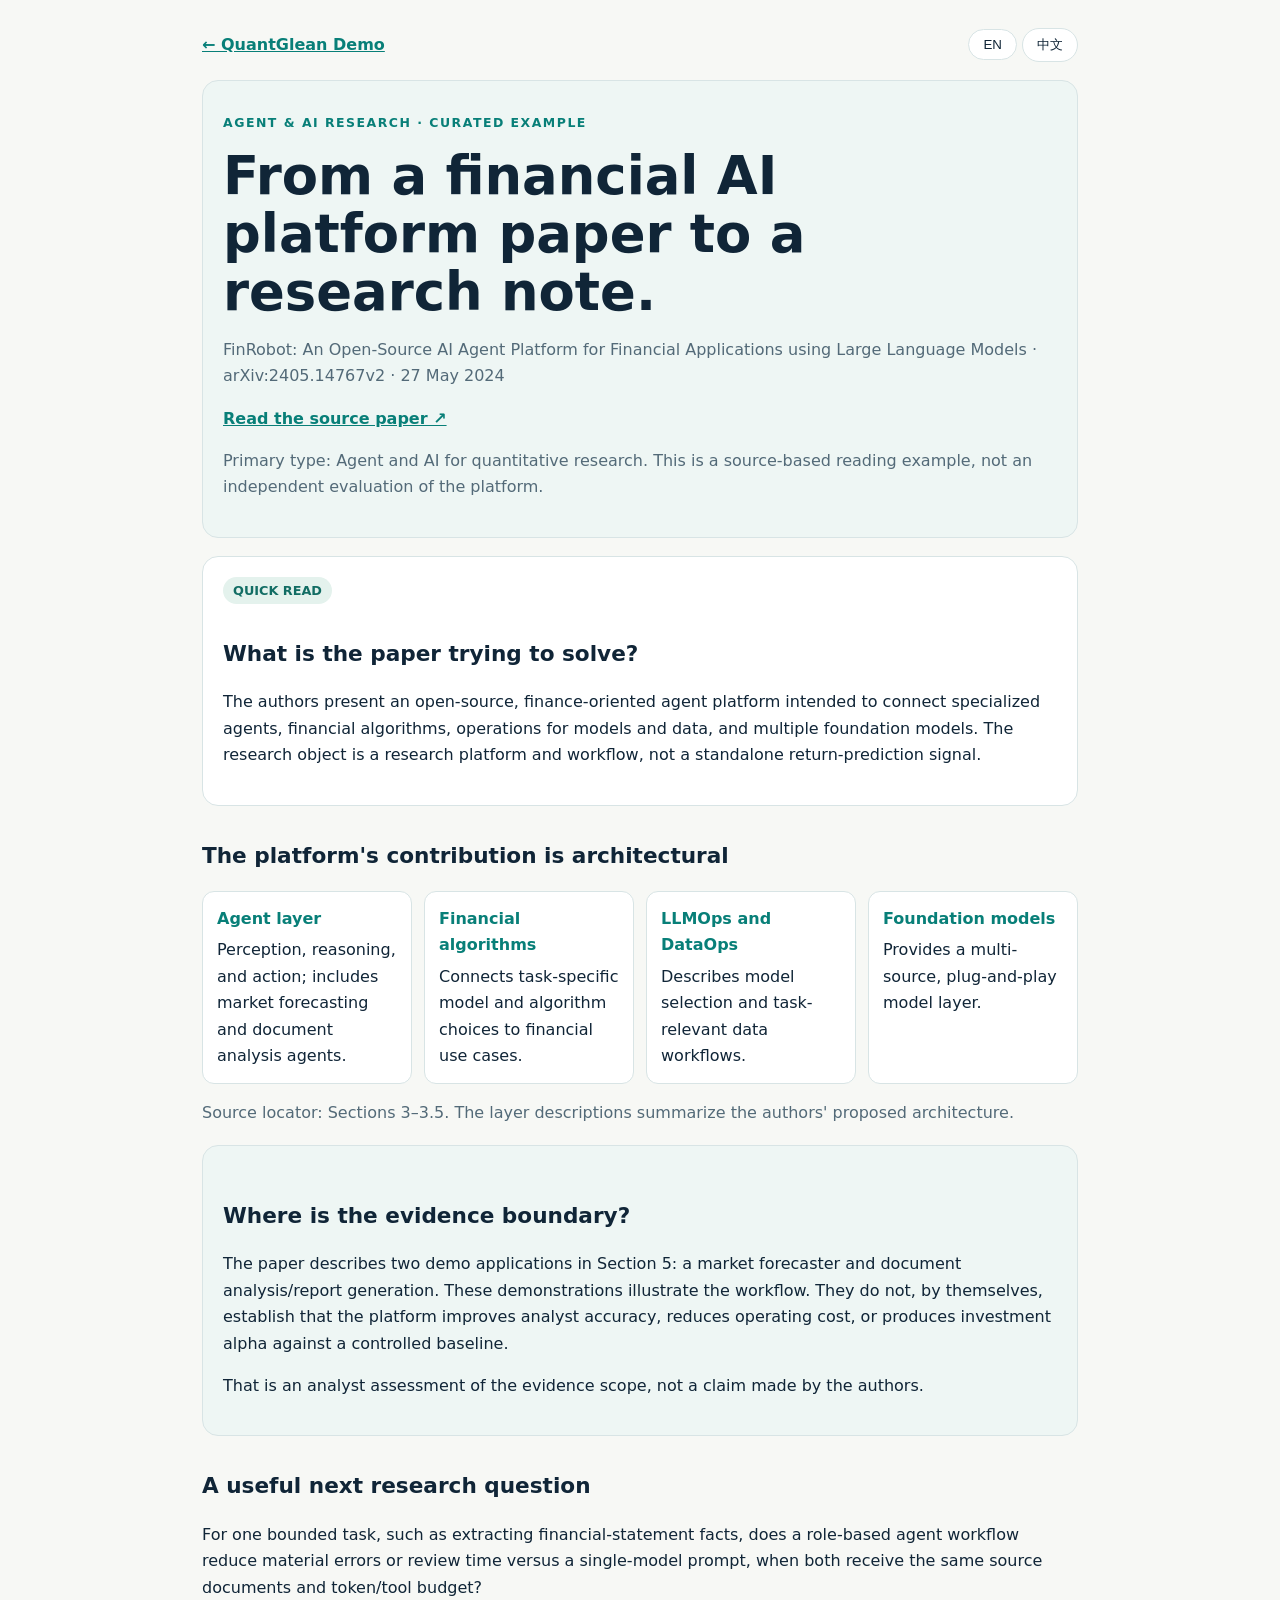
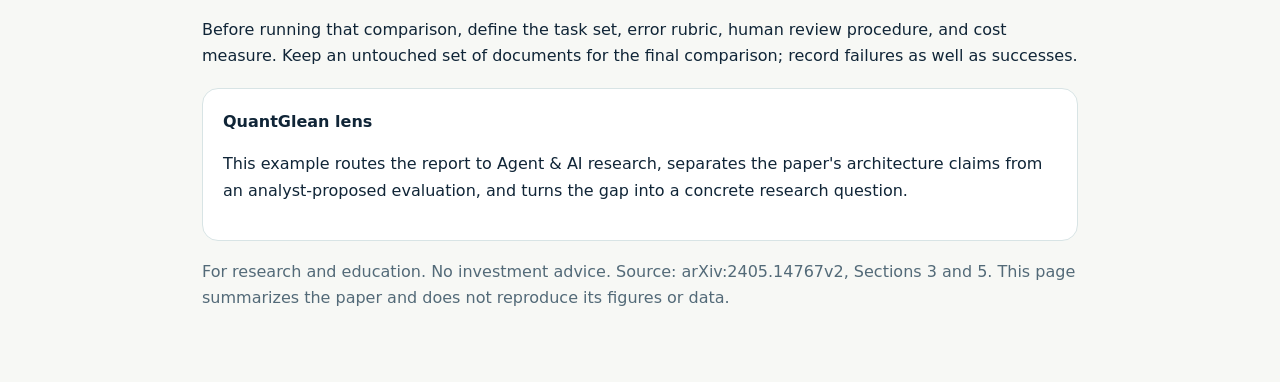
<file: site/finrobot-example.html>
<!doctype html>
<html lang="en">
<head>
<meta charset="utf-8"><meta name="viewport" content="width=device-width,initial-scale=1">
<title>QuantGlean · FinRobot research example</title>
<style>
:root{color-scheme:light;--ink:#102537;--muted:#536a78;--teal:#087f78;--line:#d8e4e5;--wash:#eef6f4}*{box-sizing:border-box}body{margin:0;background:#f7f8f5;color:var(--ink);font:16px/1.65 system-ui,-apple-system,Segoe UI,sans-serif}.wrap{max-width:920px;margin:auto;padding:28px 22px 70px}.top{display:flex;justify-content:space-between;align-items:center}.top a,.link{color:var(--teal);font-weight:650}.tag{letter-spacing:.12em;color:var(--teal);font-size:.78rem;font-weight:750}h1{font-size:clamp(2rem,5vw,3.3rem);line-height:1.1;max-width:800px;margin:.6rem 0}h2{margin-top:2rem;font-size:1.35rem}.meta,.small{color:var(--muted)}.panel{background:white;border:1px solid var(--line);border-radius:16px;padding:20px;margin:18px 0}.wash{background:var(--wash)}.grid{display:grid;grid-template-columns:repeat(auto-fit,minmax(190px,1fr));gap:12px}.layer{padding:14px;border:1px solid var(--line);border-radius:12px;background:white}.layer b{display:block;color:var(--teal);margin-bottom:5px}.badge{display:inline-block;background:#e4f2ed;color:#126d64;border-radius:20px;padding:3px 10px;font-size:.8rem;font-weight:700}button{border:1px solid var(--line);background:white;border-radius:20px;padding:7px 14px;cursor:pointer;color:var(--ink)}a{overflow-wrap:anywhere}
</style></head>
<body><main class="wrap">
<nav class="top"><a href="./">← QuantGlean Demo</a><div><button id="en" aria-label="English">EN</button> <button id="zh" aria-label="简体中文">中文</button></div></nav>
<header class="panel wash"><p class="tag" data-en="AGENT & AI RESEARCH · CURATED EXAMPLE" data-zh="Agent 与 AI 研究 · 精选示例"></p><h1 data-en="From a financial AI platform paper to a research note." data-zh="从金融 AI 平台论文，到一份研究笔记。"></h1><p class="meta" data-en="FinRobot: An Open-Source AI Agent Platform for Financial Applications using Large Language Models · arXiv:2405.14767v2 · 27 May 2024" data-zh="FinRobot：面向金融应用的开源 AI Agent 平台 · arXiv:2405.14767v2 · 2024 年 5 月 27 日"></p><a class="link" href="https://arxiv.org/html/2405.14767" target="_blank" rel="noreferrer" data-en="Read the source paper ↗" data-zh="阅读论文原文 ↗"></a><p class="small" data-en="Primary type: Agent and AI for quantitative research. This is a source-based reading example, not an independent evaluation of the platform." data-zh="主研究类型：Agent 与 AI 量化投研。本示例基于原文整理，不是对该平台的独立评测。"></p></header>
<section class="panel"><span class="badge" data-en="QUICK READ" data-zh="快速阅读"></span><h2 data-en="What is the paper trying to solve?" data-zh="论文试图解决什么问题？"></h2><p data-en="The authors present an open-source, finance-oriented agent platform intended to connect specialized agents, financial algorithms, operations for models and data, and multiple foundation models. The research object is a research platform and workflow, not a standalone return-prediction signal." data-zh="作者提出一套面向金融任务的开源 Agent 平台，尝试连接专业 Agent、金融算法、模型与数据运维，以及多种基础模型。研究对象是研究平台与工作流，而非单独的收益预测信号。"></p></section>
<section><h2 data-en="The platform's contribution is architectural" data-zh="平台的贡献主要在架构设计"></h2><div class="grid"><div class="layer"><b data-en="Agent layer" data-zh="Agent 层"></b><span data-en="Perception, reasoning, and action; includes market forecasting and document analysis agents." data-zh="感知、推理与行动；包括市场预测和文档分析 Agent。"></span></div><div class="layer"><b data-en="Financial algorithms" data-zh="金融算法层"></b><span data-en="Connects task-specific model and algorithm choices to financial use cases." data-zh="将任务对应的模型与算法选择连接到金融场景。"></span></div><div class="layer"><b data-en="LLMOps and DataOps" data-zh="LLMOps 与 DataOps 层"></b><span data-en="Describes model selection and task-relevant data workflows." data-zh="描述模型选择与任务相关的数据工作流。"></span></div><div class="layer"><b data-en="Foundation models" data-zh="基础模型层"></b><span data-en="Provides a multi-source, plug-and-play model layer." data-zh="提供多来源、可插拔的模型层。"></span></div></div><p class="small" data-en="Source locator: Sections 3–3.5. The layer descriptions summarize the authors' proposed architecture." data-zh="原文定位：第 3–3.5 节。以上分层概述的是作者提出的架构。"></p></section>
<section class="panel wash"><h2 data-en="Where is the evidence boundary?" data-zh="证据边界在哪里？"></h2><p data-en="The paper describes two demo applications in Section 5: a market forecaster and document analysis/report generation. These demonstrations illustrate the workflow. They do not, by themselves, establish that the platform improves analyst accuracy, reduces operating cost, or produces investment alpha against a controlled baseline." data-zh="论文第 5 节介绍了两个 Demo 应用：市场预测，以及文档分析与报告生成。这些演示说明了工作流，但单凭演示不能证明平台相较受控基线提高了分析准确率、降低了运营成本或产生投资 Alpha。"></p><p data-en="That is an analyst assessment of the evidence scope, not a claim made by the authors." data-zh="这是对证据范围的分析者判断，不是作者原文主张。"></p></section>
<section><h2 data-en="A useful next research question" data-zh="一个值得继续研究的问题"></h2><p data-en="For one bounded task, such as extracting financial-statement facts, does a role-based agent workflow reduce material errors or review time versus a single-model prompt, when both receive the same source documents and token/tool budget?" data-zh="选定一个边界清晰的任务（例如提取财报事实）后，在输入相同原文、Token 与工具预算时，分工式 Agent 工作流是否比单模型提示减少重大错误或复核时间？"></p><p data-en="Before running that comparison, define the task set, error rubric, human review procedure, and cost measure. Keep an untouched set of documents for the final comparison; record failures as well as successes." data-zh="比较前先定义任务集、错误评分标准、人工复核流程和成本指标。留出未使用的文档做最终比较，并记录失败案例。"></p><div class="panel"><b data-en="QuantGlean lens" data-zh="QuantGlean 视角"></b><p data-en="This example routes the report to Agent & AI research, separates the paper's architecture claims from an analyst-proposed evaluation, and turns the gap into a concrete research question." data-zh="本示例将报告路由到 Agent 与 AI 研究，区分论文的架构主张与分析者提出的评估，并把证据缺口转成具体研究问题。"></p></div></section>
<footer class="small" data-en="For research and education. No investment advice. Source: arXiv:2405.14767v2, Sections 3 and 5. This page summarizes the paper and does not reproduce its figures or data." data-zh="仅供研究与教育，不构成投资建议。来源：arXiv:2405.14767v2，第 3、5 节。本页为论文摘要性解读，不转载图表或数据。"></footer>
</main><script>
function setLang(lang){document.documentElement.lang=lang==='zh'?'zh-CN':'en';document.querySelectorAll('[data-en]').forEach(el=>el.textContent=el.dataset[lang]);document.getElementById('en').setAttribute('aria-pressed',String(lang==='en'));document.getElementById('zh').setAttribute('aria-pressed',String(lang==='zh'));const u=new URL(location.href);u.searchParams.set('lang',lang);history.replaceState(null,'',u)}document.getElementById('en').onclick=()=>setLang('en');document.getElementById('zh').onclick=()=>setLang('zh');setLang(new URLSearchParams(location.search).get('lang')==='zh'?'zh':'en');
</script></body></html>
</file>
